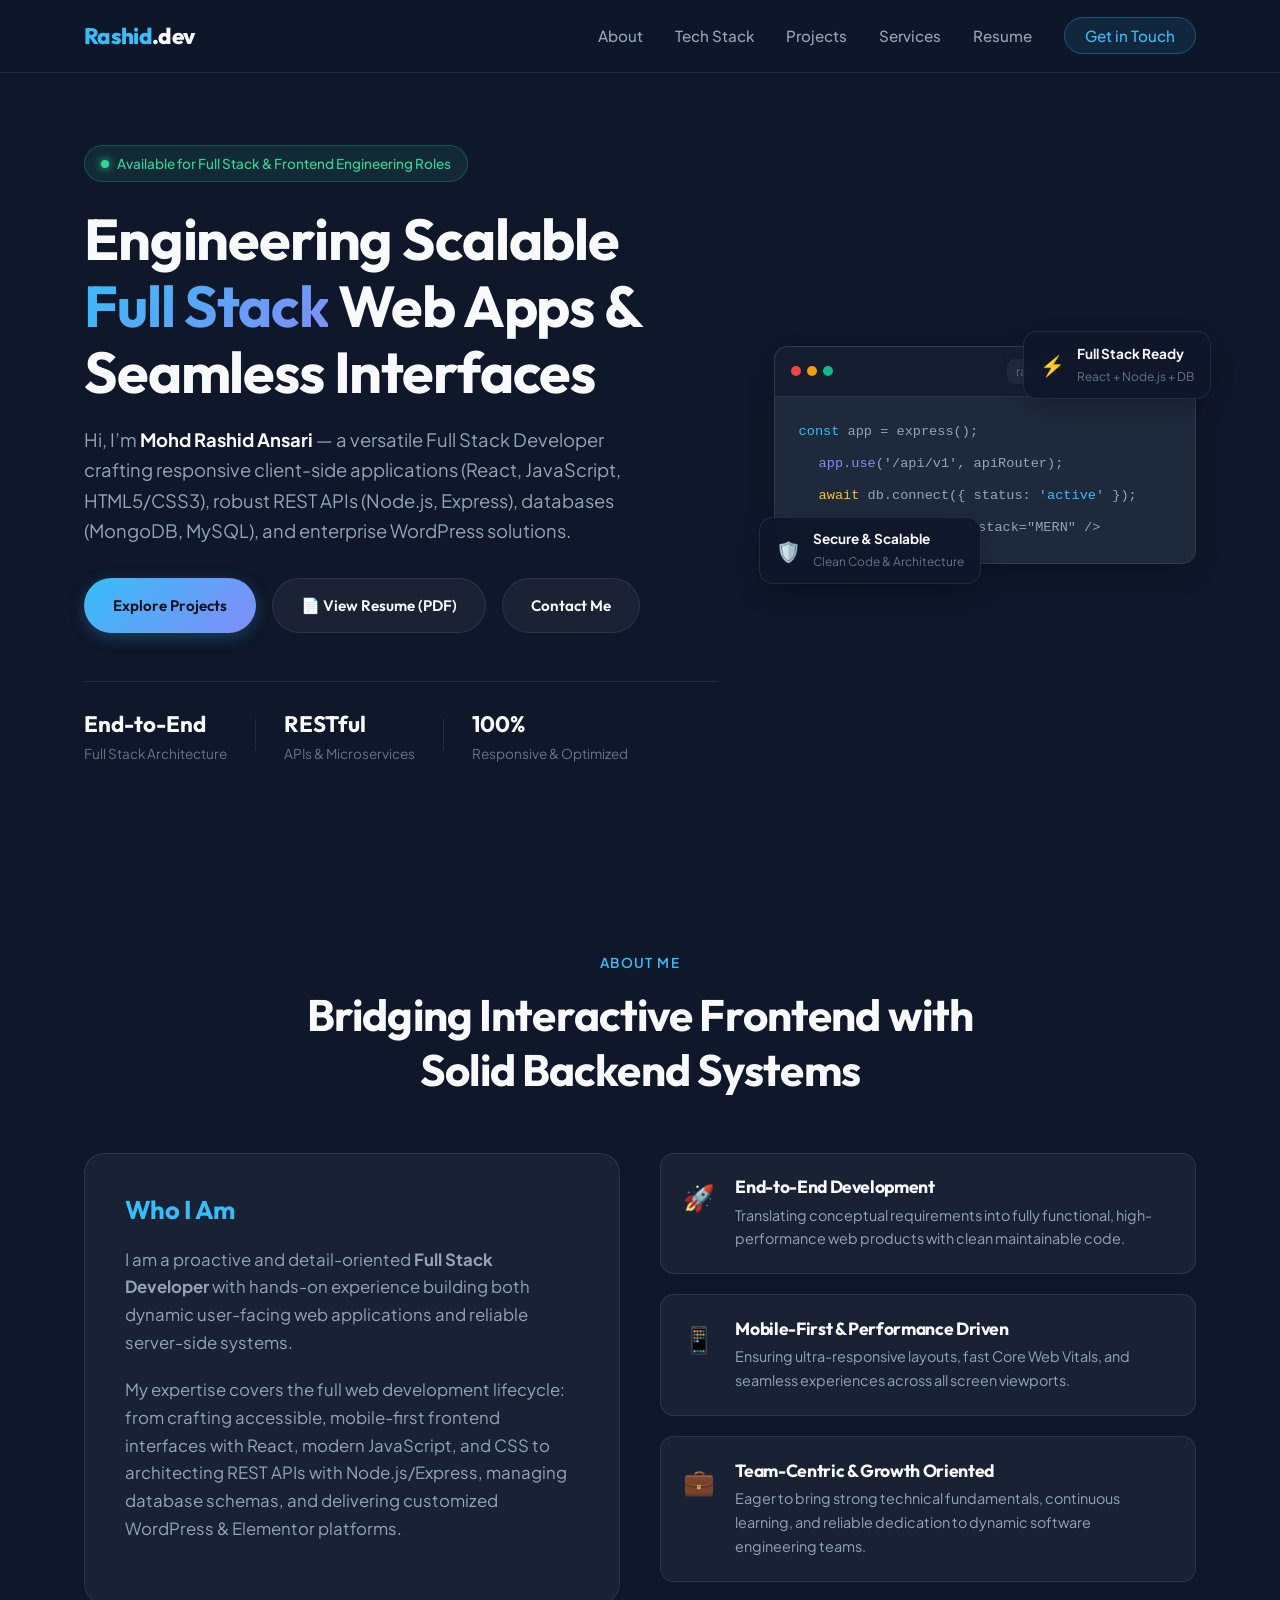
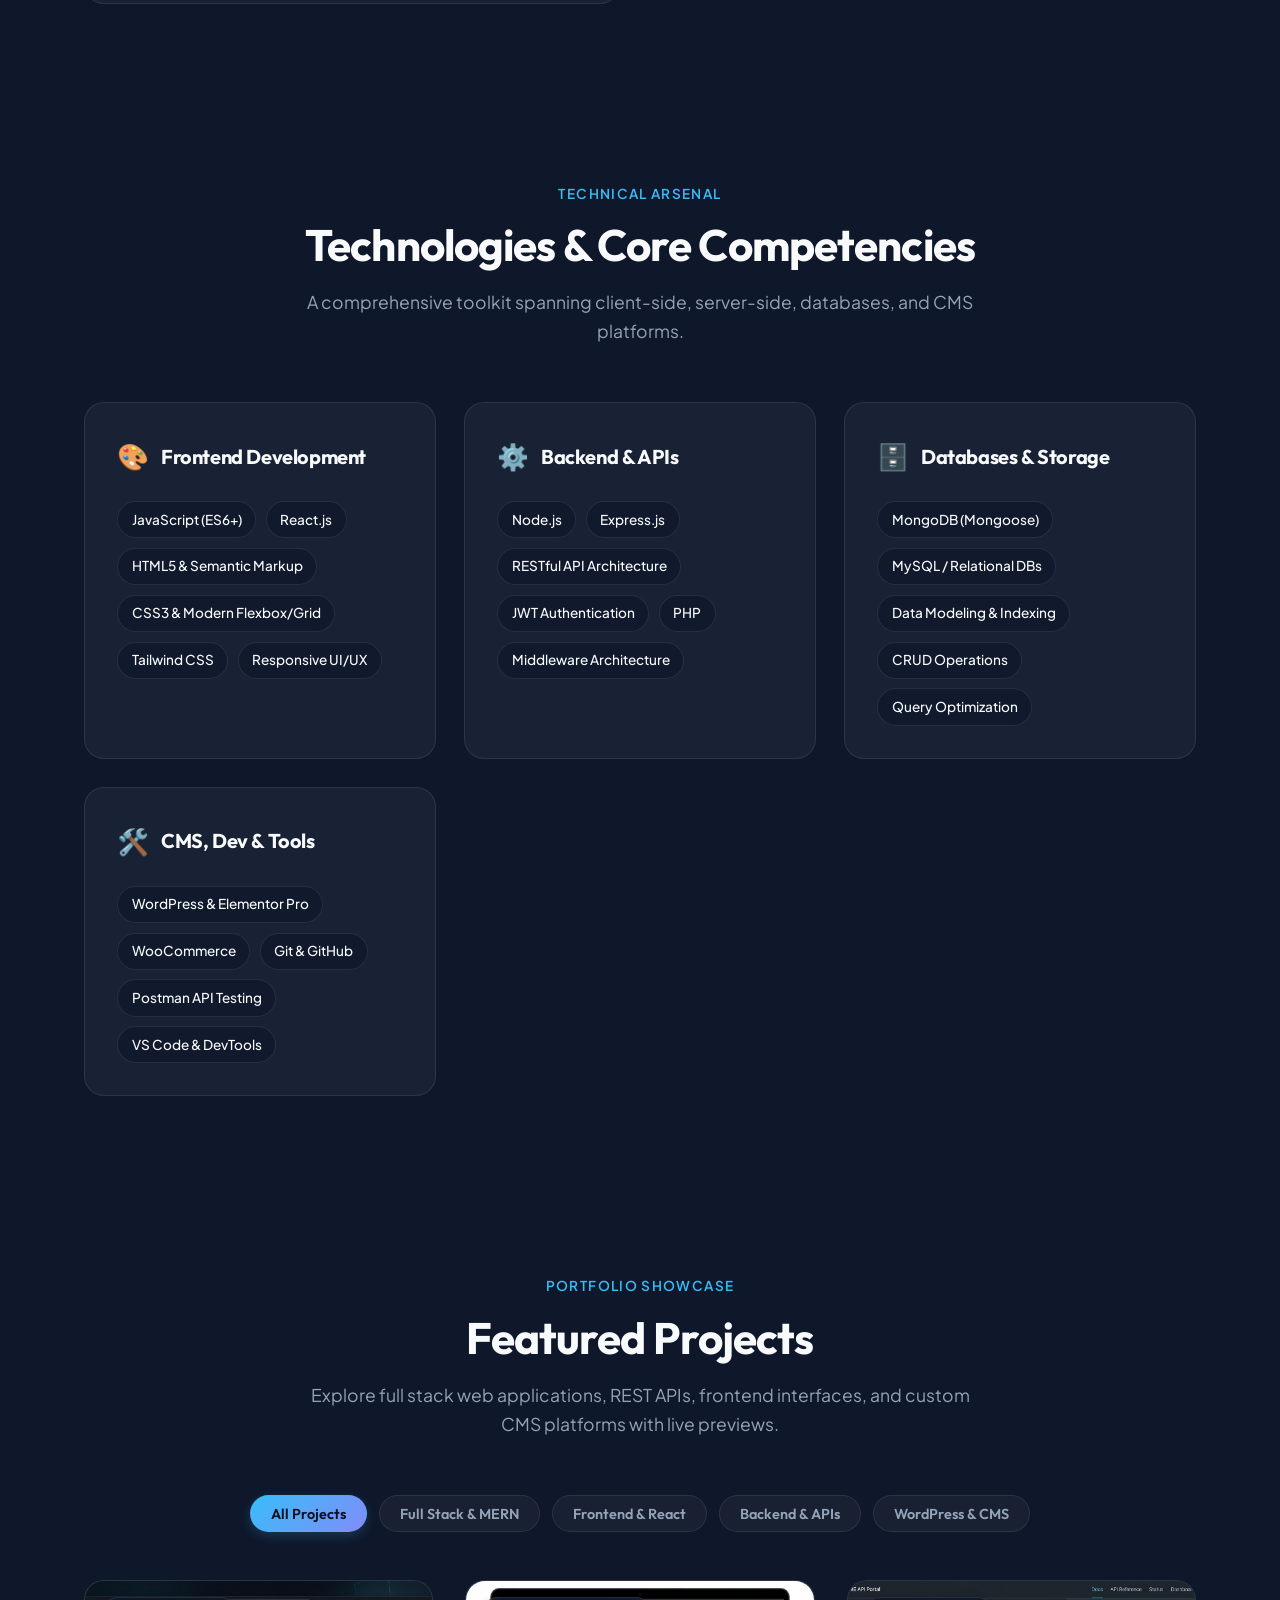
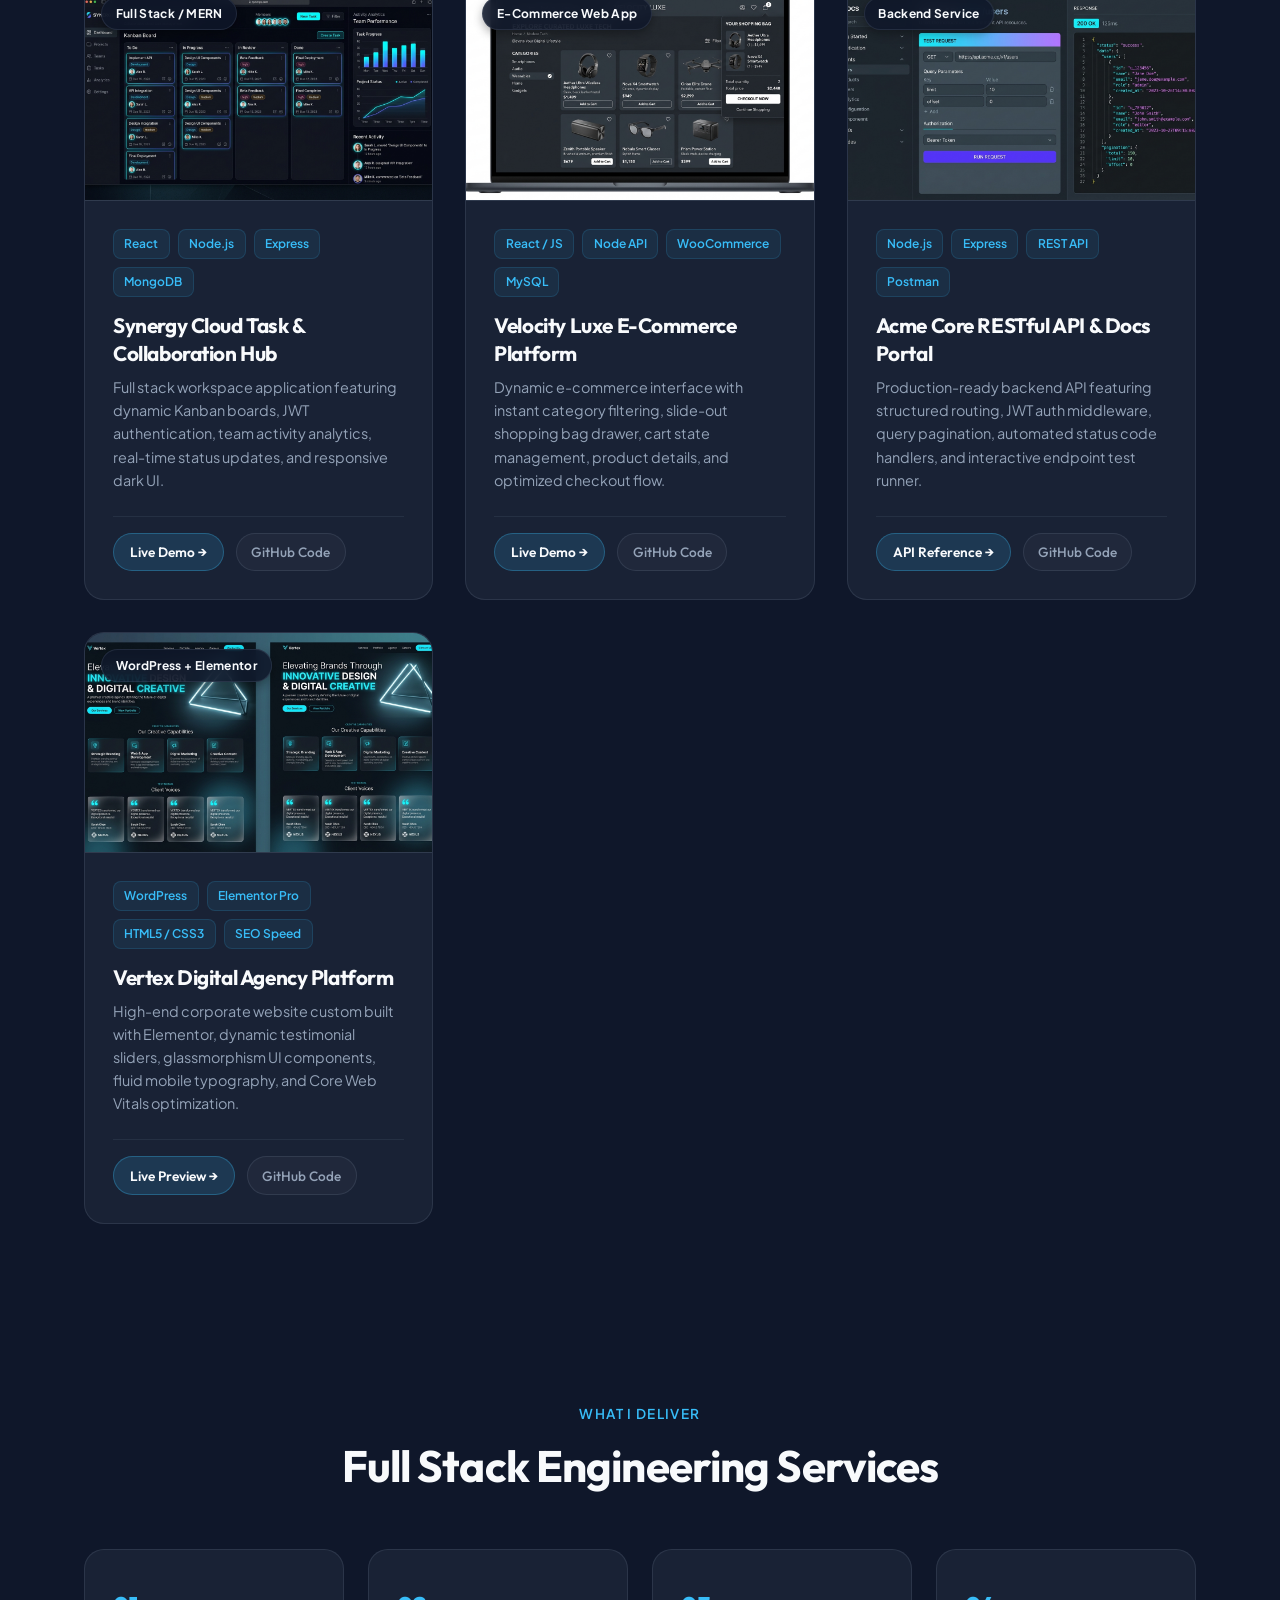
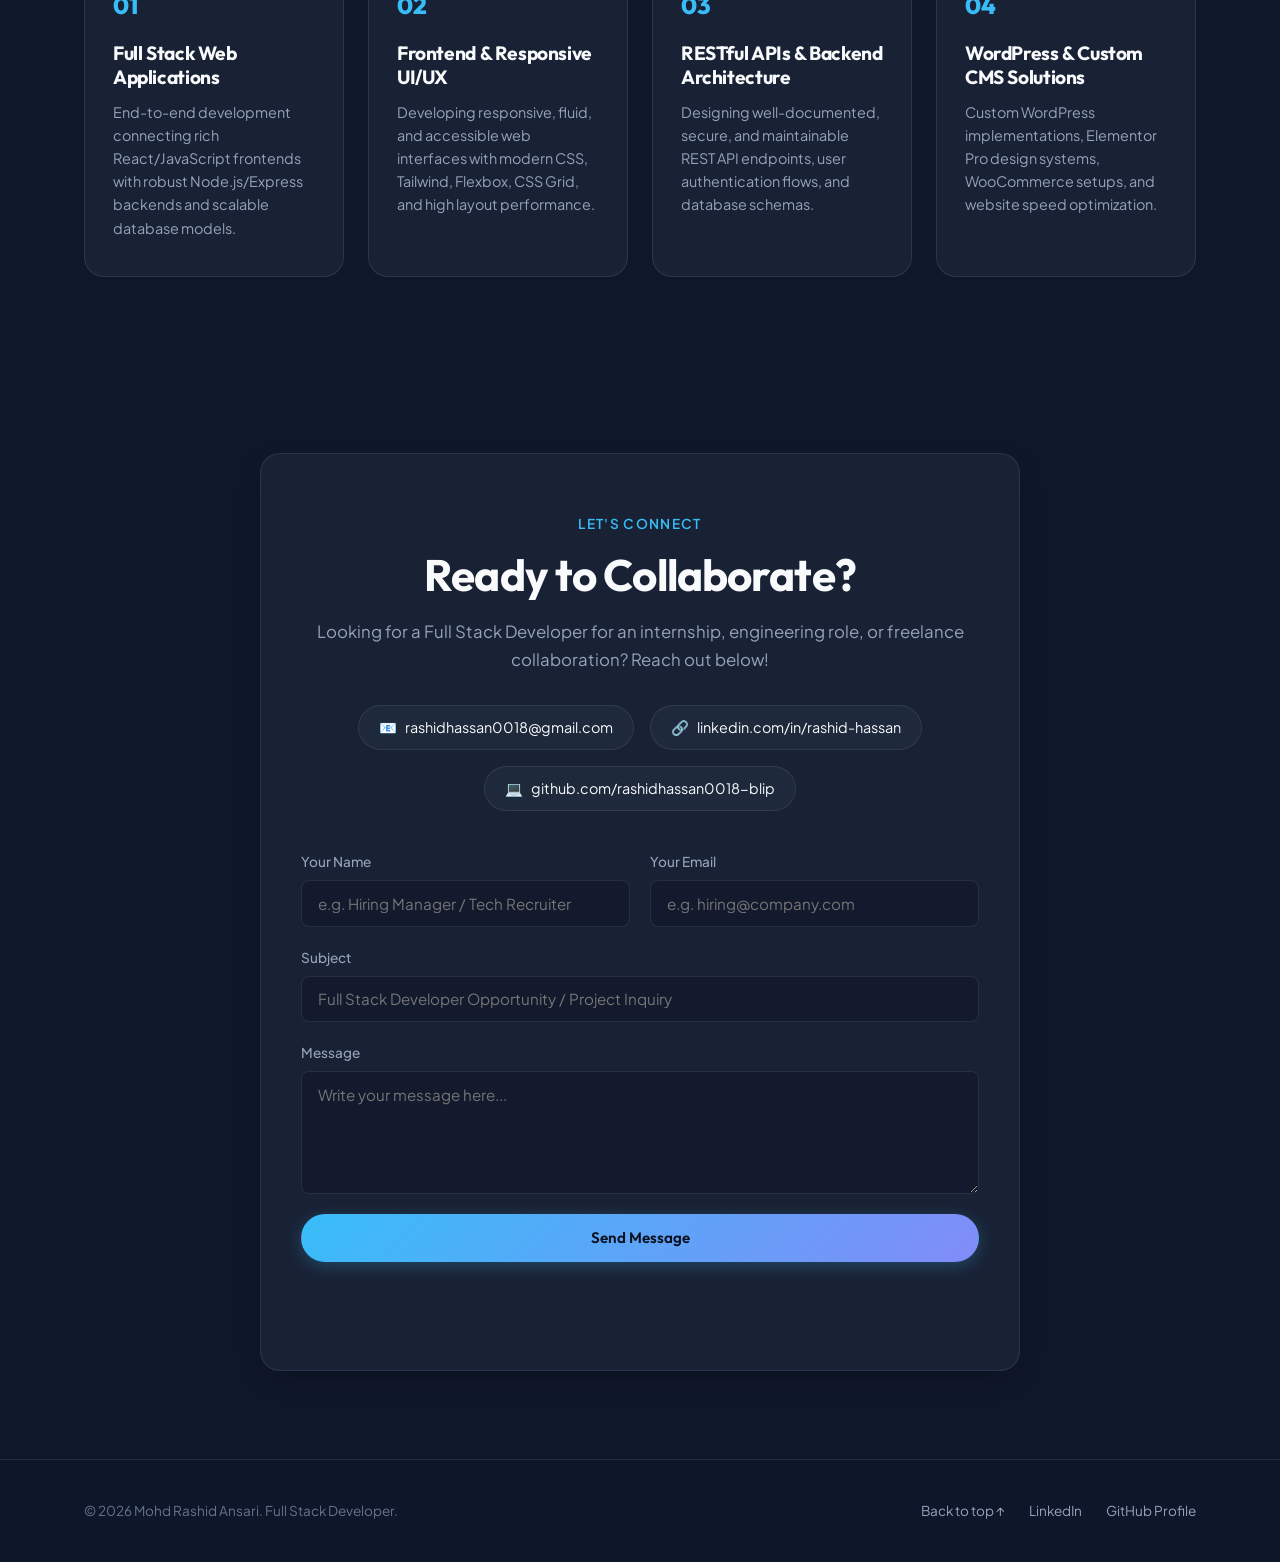
<file: index.html>
<!DOCTYPE html>
<html lang="en">
<head>
  <meta charset="UTF-8">
  <meta name="viewport" content="width=device-width, initial-scale=1.0">
  <title>Mohd Rashid Ansari | Full Stack Developer & WordPress Specialist</title>
  <meta name="description" content="Portfolio of Mohd Rashid Ansari - Full Stack Developer specializing in React, Node.js, Express, MongoDB, MySQL, WordPress & Elementor.">
  
  <!-- Google Fonts -->
  <link rel="preconnect" href="https://fonts.googleapis.com">
  <link rel="preconnect" href="https://fonts.gstatic.com" crossorigin>
  <link href="https://fonts.googleapis.com/css2?family=Outfit:wght@400;500;600;700;800&family=Plus+Jakarta+Sans:wght@400;500;600;700&display=swap" rel="stylesheet">
  
  <!-- Stylesheet -->
  <link rel="stylesheet" href="style.css">
</head>
<body>

  <!-- Navigation -->
  <header class="site-header" id="navbar">
    <div class="container nav-container">
      <a href="#hero" class="brand-logo">
        <span class="logo-accent">Rashid</span>.dev
      </a>
      
      <nav class="nav-menu" id="navMenu">
        <ul class="nav-links">
          <li><a href="#about" class="nav-link">About</a></li>
          <li><a href="#stack" class="nav-link">Tech Stack</a></li>
          <li><a href="#projects" class="nav-link">Projects</a></li>
          <li><a href="#services" class="nav-link">Services</a></li>
          <li><a href="resume.html" class="nav-link">Resume</a></li>
          <li><a href="#contact" class="nav-link nav-cta">Get in Touch</a></li>
        </ul>
      </nav>

      <button class="mobile-toggle" id="mobileToggle" aria-label="Toggle navigation menu">
        <span class="bar"></span>
        <span class="bar"></span>
        <span class="bar"></span>
      </button>
    </div>
  </header>

  <main>
    <!-- Hero Section -->
    <section class="hero-section" id="hero">
      <div class="container hero-grid">
        <div class="hero-content">
          <div class="badge-status">
            <span class="status-indicator"></span> Available for Full Stack & Frontend Engineering Roles
          </div>
          <h1 class="hero-title">
            Engineering Scalable <span class="gradient-text">Full Stack</span> Web Apps & Seamless Interfaces
          </h1>
          <p class="hero-description">
            Hi, I’m <strong>Mohd Rashid Ansari</strong> — a versatile Full Stack Developer crafting responsive client-side applications (React, JavaScript, HTML5/CSS3), robust REST APIs (Node.js, Express), databases (MongoDB, MySQL), and enterprise WordPress solutions.
          </p>
          <div class="hero-actions">
            <a href="#projects" class="btn btn-primary">Explore Projects</a>
            <a href="resume.html" class="btn btn-secondary">📄 View Resume (PDF)</a>
            <a href="#contact" class="btn btn-secondary">Contact Me</a>
          </div>
          <div class="hero-stats">
            <div class="stat-item">
              <span class="stat-number">End-to-End</span>
              <span class="stat-label">Full Stack Architecture</span>
            </div>
            <div class="stat-divider"></div>
            <div class="stat-item">
              <span class="stat-number">RESTful</span>
              <span class="stat-label">APIs & Microservices</span>
            </div>
            <div class="stat-divider"></div>
            <div class="stat-item">
              <span class="stat-number">100%</span>
              <span class="stat-label">Responsive & Optimized</span>
            </div>
          </div>
        </div>

        <div class="hero-visual">
          <div class="card-preview-stack">
            <div class="preview-card main-card">
              <div class="card-header-bar">
                <span class="dot red"></span>
                <span class="dot yellow"></span>
                <span class="dot green"></span>
                <span class="mock-url">rashid-fullstack.dev/api/v1</span>
              </div>
              <div class="card-body-mock">
                <div class="code-line"><span class="token-tag">const</span> app = express();</div>
                <div class="code-line indent-1"><span class="token-attr">app.use</span>('/api/v1', apiRouter);</div>
                <div class="code-line indent-1"><span class="token-prop">await</span> db.connect({ status: <span class="token-tag">'active'</span> });</div>
                <div class="code-line"><span class="token-tag">&lt;ReactApp</span> ui="modern" stack="MERN" /&gt;</div>
              </div>
            </div>
            <div class="floating-badge badge-1">
              <span class="badge-icon">⚡</span>
              <div>
                <strong>Full Stack Ready</strong>
                <small>React + Node.js + DB</small>
              </div>
            </div>
            <div class="floating-badge badge-2">
              <span class="badge-icon">🛡️</span>
              <div>
                <strong>Secure & Scalable</strong>
                <small>Clean Code & Architecture</small>
              </div>
            </div>
          </div>
        </div>
      </div>
    </section>

    <!-- About Section -->
    <section class="section about-section" id="about">
      <div class="container">
        <div class="section-header">
          <span class="section-subtitle">About Me</span>
          <h2 class="section-title">Bridging Interactive Frontend with Solid Backend Systems</h2>
        </div>
        <div class="about-grid">
          <div class="about-card highlight">
            <h3>Who I Am</h3>
            <p>
              I am a proactive and detail-oriented <strong>Full Stack Developer</strong> with hands-on experience building both dynamic user-facing web applications and reliable server-side systems.
            </p>
            <p>
              My expertise covers the full web development lifecycle: from crafting accessible, mobile-first frontend interfaces with React, modern JavaScript, and CSS to architecting REST APIs with Node.js/Express, managing database schemas, and delivering customized WordPress & Elementor platforms.
            </p>
          </div>
          <div class="about-features">
            <div class="feature-item">
              <div class="feature-icon">🚀</div>
              <div>
                <h4>End-to-End Development</h4>
                <p>Translating conceptual requirements into fully functional, high-performance web products with clean maintainable code.</p>
              </div>
            </div>
            <div class="feature-item">
              <div class="feature-icon">📱</div>
              <div>
                <h4>Mobile-First & Performance Driven</h4>
                <p>Ensuring ultra-responsive layouts, fast Core Web Vitals, and seamless experiences across all screen viewports.</p>
              </div>
            </div>
            <div class="feature-item">
              <div class="feature-icon">💼</div>
              <div>
                <h4>Team-Centric & Growth Oriented</h4>
                <p>Eager to bring strong technical fundamentals, continuous learning, and reliable dedication to dynamic software engineering teams.</p>
              </div>
            </div>
          </div>
        </div>
      </div>
    </section>

    <!-- Tech Stack Section -->
    <section class="section stack-section" id="stack">
      <div class="container">
        <div class="section-header">
          <span class="section-subtitle">Technical Arsenal</span>
          <h2 class="section-title">Technologies & Core Competencies</h2>
          <p class="section-lead">A comprehensive toolkit spanning client-side, server-side, databases, and CMS platforms.</p>
        </div>

        <div class="stack-categories-grid">
          <!-- Frontend -->
          <div class="stack-category-card">
            <div class="stack-cat-header">
              <span class="cat-icon">🎨</span>
              <h3>Frontend Development</h3>
            </div>
            <ul class="stack-pills">
              <li>JavaScript (ES6+)</li>
              <li>React.js</li>
              <li>HTML5 & Semantic Markup</li>
              <li>CSS3 & Modern Flexbox/Grid</li>
              <li>Tailwind CSS</li>
              <li>Responsive UI/UX</li>
            </ul>
          </div>

          <!-- Backend -->
          <div class="stack-category-card">
            <div class="stack-cat-header">
              <span class="cat-icon">⚙️</span>
              <h3>Backend & APIs</h3>
            </div>
            <ul class="stack-pills">
              <li>Node.js</li>
              <li>Express.js</li>
              <li>RESTful API Architecture</li>
              <li>JWT Authentication</li>
              <li>PHP</li>
              <li>Middleware Architecture</li>
            </ul>
          </div>

          <!-- Database -->
          <div class="stack-category-card">
            <div class="stack-cat-header">
              <span class="cat-icon">🗄️</span>
              <h3>Databases & Storage</h3>
            </div>
            <ul class="stack-pills">
              <li>MongoDB (Mongoose)</li>
              <li>MySQL / Relational DBs</li>
              <li>Data Modeling & Indexing</li>
              <li>CRUD Operations</li>
              <li>Query Optimization</li>
            </ul>
          </div>

          <!-- CMS & Tools -->
          <div class="stack-category-card">
            <div class="stack-cat-header">
              <span class="cat-icon">🛠️</span>
              <h3>CMS, Dev & Tools</h3>
            </div>
            <ul class="stack-pills">
              <li>WordPress & Elementor Pro</li>
              <li>WooCommerce</li>
              <li>Git & GitHub</li>
              <li>Postman API Testing</li>
              <li>VS Code & DevTools</li>
            </ul>
          </div>
        </div>
      </div>
    </section>

    <!-- Projects Section -->
    <section class="section projects-section" id="projects">
      <div class="container">
        <div class="section-header">
          <span class="section-subtitle">Portfolio Showcase</span>
          <h2 class="section-title">Featured Projects</h2>
          <p class="section-lead">Explore full stack web applications, REST APIs, frontend interfaces, and custom CMS platforms with live previews.</p>
        </div>

        <div class="project-filters" id="projectFilters">
          <button class="filter-btn active" data-filter="all">All Projects</button>
          <button class="filter-btn" data-filter="fullstack">Full Stack & MERN</button>
          <button class="filter-btn" data-filter="frontend">Frontend & React</button>
          <button class="filter-btn" data-filter="backend">Backend & APIs</button>
          <button class="filter-btn" data-filter="wordpress">WordPress & CMS</button>
        </div>

        <div class="projects-grid" id="projectsGrid">
          <!-- Project 1: Cloud Task & Collaboration Hub (MERN) -->
          <article class="project-card" data-category="fullstack backend frontend">
            <div class="project-thumbnail-img-wrap">
              <img src="assets/taskhub.jpg" alt="Synergy Cloud TaskHub Application UI" class="project-img" loading="lazy">
              <div class="project-overlay-badge">Full Stack / MERN</div>
            </div>
            <div class="project-content">
              <div class="project-tags">
                <span>React</span>
                <span>Node.js</span>
                <span>Express</span>
                <span>MongoDB</span>
              </div>
              <h3 class="project-title">Synergy Cloud Task & Collaboration Hub</h3>
              <p class="project-summary">Full stack workspace application featuring dynamic Kanban boards, JWT authentication, team activity analytics, real-time status updates, and responsive dark UI.</p>
              <div class="project-actions-row">
                <a href="#contact" class="btn-project-primary">Live Demo &rarr;</a>
                <a href="https://github.com/rashidhassan0018-blip/synergy-taskhub-app" target="_blank" rel="noopener" class="btn-project-outline">GitHub Code</a>
              </div>
            </div>
          </article>

          <!-- Project 2: Velocity Luxe E-Commerce Storefront -->
          <article class="project-card" data-category="fullstack frontend wordpress">
            <div class="project-thumbnail-img-wrap">
              <img src="assets/ecommerce.jpg" alt="Velocity Luxe E-Commerce Storefront UI" class="project-img" loading="lazy">
              <div class="project-overlay-badge">E-Commerce Web App</div>
            </div>
            <div class="project-content">
              <div class="project-tags">
                <span>React / JS</span>
                <span>Node API</span>
                <span>WooCommerce</span>
                <span>MySQL</span>
              </div>
              <h3 class="project-title">Velocity Luxe E-Commerce Platform</h3>
              <p class="project-summary">Dynamic e-commerce interface with instant category filtering, slide-out shopping bag drawer, cart state management, product details, and optimized checkout flow.</p>
              <div class="project-actions-row">
                <a href="#contact" class="btn-project-primary">Live Demo &rarr;</a>
                <a href="https://github.com/rashidhassan0018-blip/velocity-luxe-ecommerce" target="_blank" rel="noopener" class="btn-project-outline">GitHub Code</a>
              </div>
            </div>
          </article>

          <!-- Project 3: Secure RESTful API Portal -->
          <article class="project-card" data-category="backend">
            <div class="project-thumbnail-img-wrap">
              <img src="assets/api_engine.jpg" alt="Acme REST API Engine and Documentation UI" class="project-img" loading="lazy">
              <div class="project-overlay-badge">Backend Service</div>
            </div>
            <div class="project-content">
              <div class="project-tags">
                <span>Node.js</span>
                <span>Express</span>
                <span>REST API</span>
                <span>Postman</span>
              </div>
              <h3 class="project-title">Acme Core RESTful API & Docs Portal</h3>
              <p class="project-summary">Production-ready backend API featuring structured routing, JWT auth middleware, query pagination, automated status code handlers, and interactive endpoint test runner.</p>
              <div class="project-actions-row">
                <a href="#contact" class="btn-project-primary">API Reference &rarr;</a>
                <a href="https://github.com/rashidhassan0018-blip" target="_blank" rel="noopener" class="btn-project-outline">GitHub Code</a>
              </div>
            </div>
          </article>

          <!-- Project 4: Vertex Enterprise Agency Platform (WordPress) -->
          <article class="project-card" data-category="wordpress frontend">
            <div class="project-thumbnail-img-wrap">
              <img src="assets/agency_web.jpg" alt="Vertex Agency Website UI" class="project-img" loading="lazy">
              <div class="project-overlay-badge">WordPress + Elementor</div>
            </div>
            <div class="project-content">
              <div class="project-tags">
                <span>WordPress</span>
                <span>Elementor Pro</span>
                <span>HTML5 / CSS3</span>
                <span>SEO Speed</span>
              </div>
              <h3 class="project-title">Vertex Digital Agency Platform</h3>
              <p class="project-summary">High-end corporate website custom built with Elementor, dynamic testimonial sliders, glassmorphism UI components, fluid mobile typography, and Core Web Vitals optimization.</p>
              <div class="project-actions-row">
                <a href="#contact" class="btn-project-primary">Live Preview &rarr;</a>
                <a href="https://github.com/rashidhassan0018-blip" target="_blank" rel="noopener" class="btn-project-outline">GitHub Code</a>
              </div>
            </div>
          </article>
        </div>
      </div>
    </section>

    <!-- Services Section -->
    <section class="section services-section" id="services">
      <div class="container">
        <div class="section-header">
          <span class="section-subtitle">What I Deliver</span>
          <h2 class="section-title">Full Stack Engineering Services</h2>
        </div>
        <div class="services-grid">
          <div class="service-box">
            <div class="service-num">01</div>
            <h3>Full Stack Web Applications</h3>
            <p>End-to-end development connecting rich React/JavaScript frontends with robust Node.js/Express backends and scalable database models.</p>
          </div>
          <div class="service-box">
            <div class="service-num">02</div>
            <h3>Frontend & Responsive UI/UX</h3>
            <p>Developing responsive, fluid, and accessible web interfaces with modern CSS, Tailwind, Flexbox, CSS Grid, and high layout performance.</p>
          </div>
          <div class="service-box">
            <div class="service-num">03</div>
            <h3>RESTful APIs & Backend Architecture</h3>
            <p>Designing well-documented, secure, and maintainable REST API endpoints, user authentication flows, and database schemas.</p>
          </div>
          <div class="service-box">
            <div class="service-num">04</div>
            <h3>WordPress & Custom CMS Solutions</h3>
            <p>Custom WordPress implementations, Elementor Pro design systems, WooCommerce setups, and website speed optimization.</p>
          </div>
        </div>
      </div>
    </section>

    <!-- Contact Section -->
    <section class="section contact-section" id="contact">
      <div class="container">
        <div class="contact-card">
          <div class="contact-header">
            <span class="section-subtitle">Let's Connect</span>
            <h2 class="section-title">Ready to Collaborate?</h2>
            <p>Looking for a Full Stack Developer for an internship, engineering role, or freelance collaboration? Reach out below!</p>
          </div>
          
          <div class="contact-details-row">
            <div class="contact-info-pill">
              <span class="pill-icon">📧</span>
              <a href="mailto:rashidhassan0018@gmail.com">rashidhassan0018@gmail.com</a>
            </div>
            <div class="contact-info-pill">
              <span class="pill-icon">🔗</span>
              <a href="https://www.linkedin.com/in/rashid-hassan-173596429/" target="_blank" rel="noopener">linkedin.com/in/rashid-hassan</a>
            </div>
            <div class="contact-info-pill">
              <span class="pill-icon">💻</span>
              <a href="https://github.com/rashidhassan0018-blip" target="_blank" rel="noopener">github.com/rashidhassan0018-blip</a>
            </div>
          </div>

          <form class="contact-form" id="contactForm">
            <div class="form-row">
              <div class="form-group">
                <label for="name">Your Name</label>
                <input type="text" id="name" name="name" required placeholder="e.g. Hiring Manager / Tech Recruiter">
              </div>
              <div class="form-group">
                <label for="email">Your Email</label>
                <input type="email" id="email" name="email" required placeholder="e.g. hiring@company.com">
              </div>
            </div>
            <div class="form-group">
              <label for="subject">Subject</label>
              <input type="text" id="subject" name="subject" required placeholder="Full Stack Developer Opportunity / Project Inquiry">
            </div>
            <div class="form-group">
              <label for="message">Message</label>
              <textarea id="message" name="message" rows="5" required placeholder="Write your message here..."></textarea>
            </div>
            <button type="submit" class="btn btn-primary btn-block" id="submitBtn">Send Message</button>
            <div class="form-status-msg" id="formStatus"></div>
          </form>
        </div>
      </div>
    </section>
  </main>

  <!-- Footer -->
  <footer class="site-footer">
    <div class="container footer-container">
      <p class="footer-copy">&copy; <span id="currentYear"></span> Mohd Rashid Ansari. Full Stack Developer.</p>
      <div class="footer-links">
        <a href="#hero">Back to top ↑</a>
        <a href="https://www.linkedin.com/in/rashid-hassan-173596429/" target="_blank" rel="noopener">LinkedIn</a>
        <a href="https://github.com/rashidhassan0018-blip" target="_blank" rel="noopener">GitHub Profile</a>
      </div>
    </div>
  </footer>

  <!-- Javascript -->
  <script src="script.js"></script>
</body>
</html>
</file>
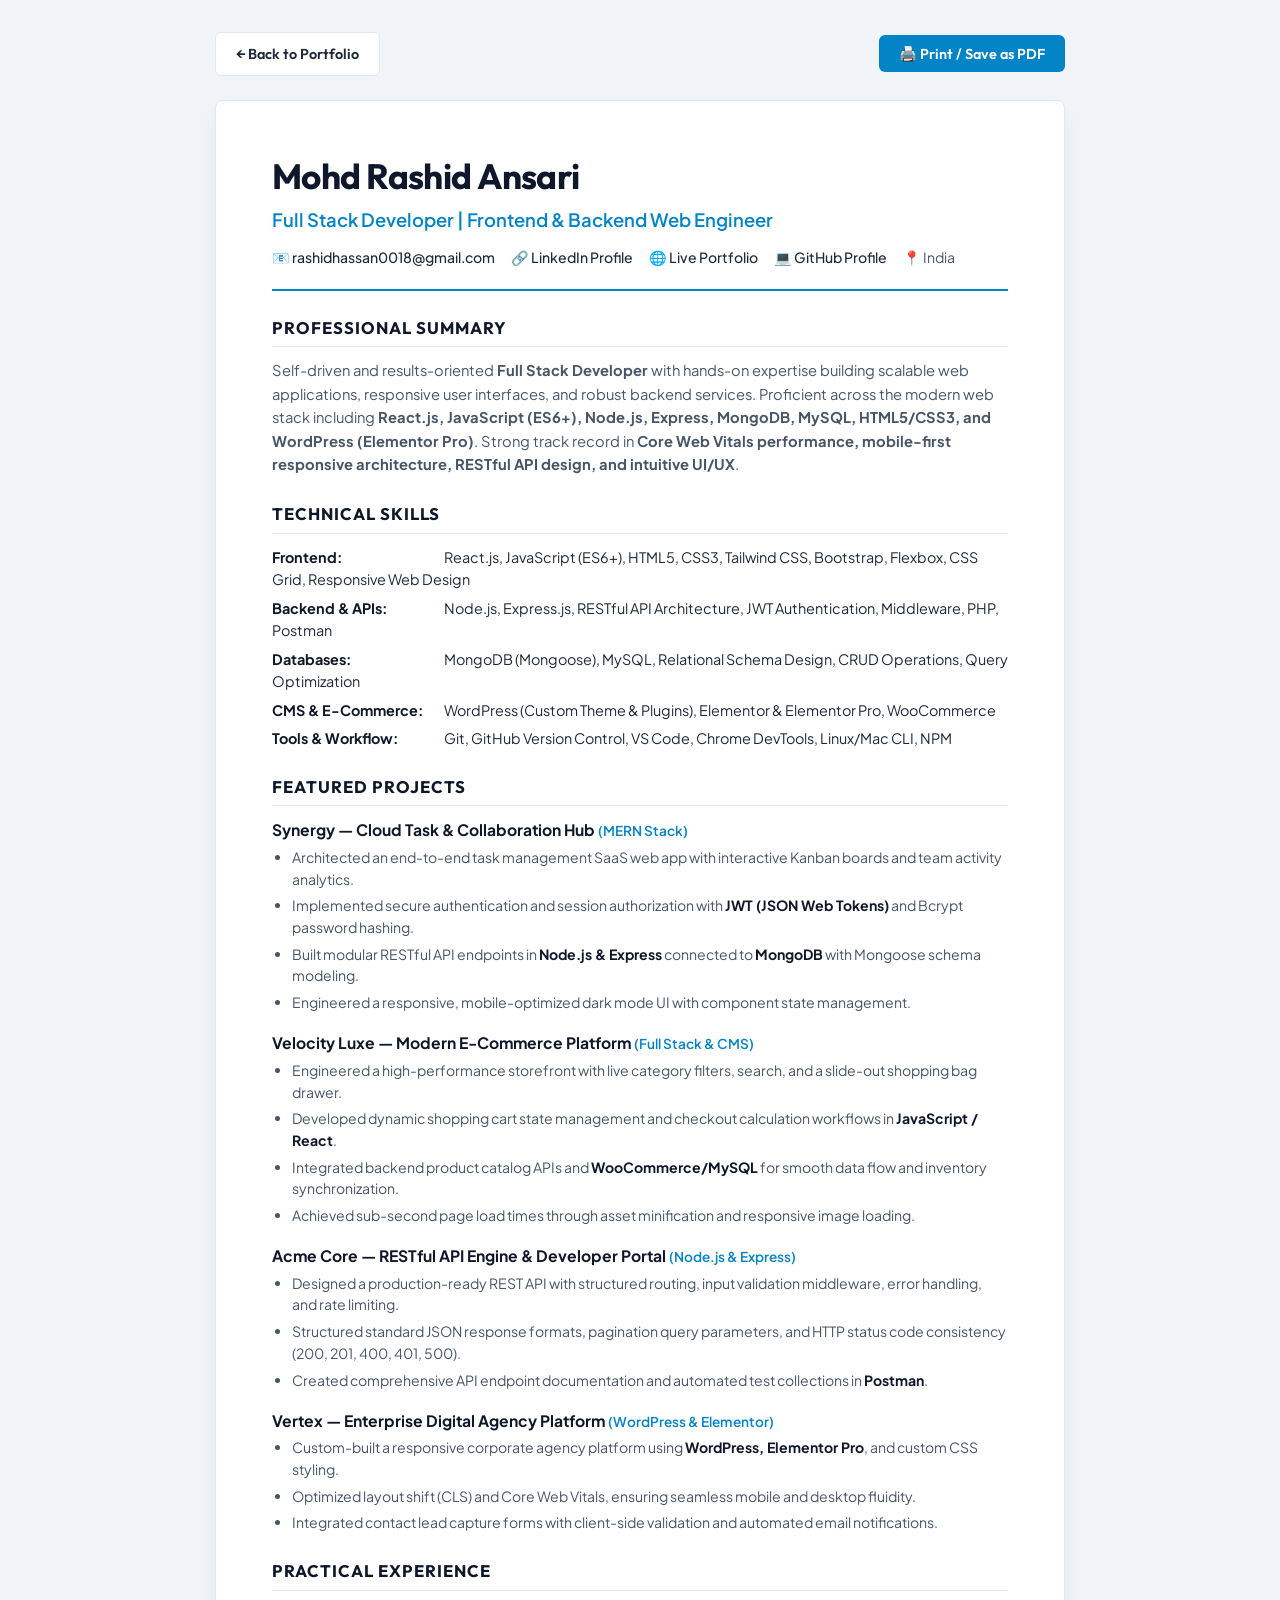
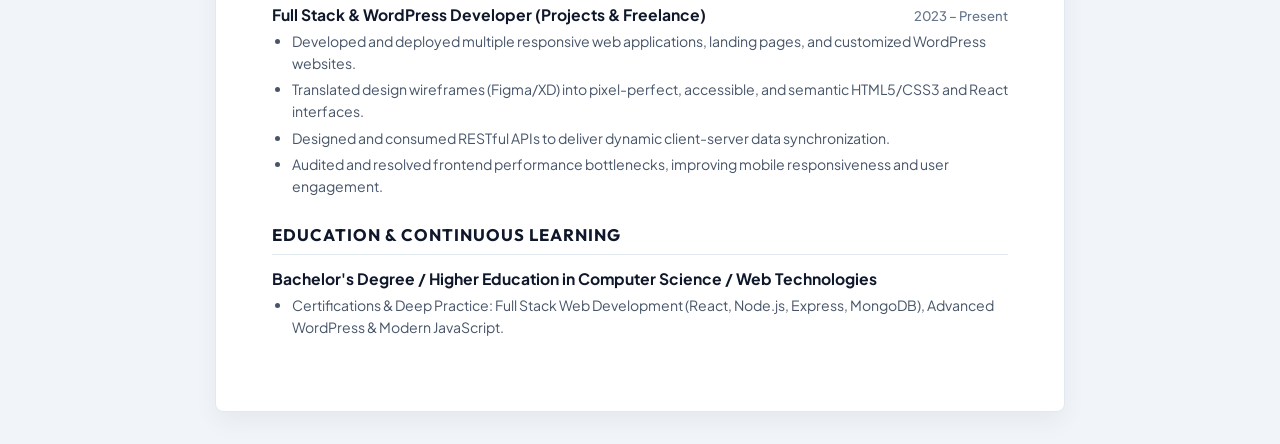
<file: resume.html>
<!DOCTYPE html>
<html lang="en">
<head>
  <meta charset="UTF-8">
  <meta name="viewport" content="width=device-width, initial-scale=1.0">
  <title>Mohd Rashid Ansari - Full Stack Developer Resume</title>
  <link rel="preconnect" href="https://fonts.googleapis.com">
  <link rel="preconnect" href="https://fonts.gstatic.com" crossorigin>
  <link href="https://fonts.googleapis.com/css2?family=Outfit:wght@400;500;600;700&family=Plus+Jakarta+Sans:wght@400;500;600;700&display=swap" rel="stylesheet">
  
  <style>
    :root {
      --text-main: #1e293b;
      --text-muted: #64748b;
      --text-light: #475569;
      --primary: #0284c7;
      --primary-dark: #0369a1;
      --border: #e2e8f0;
      --bg: #ffffff;
    }

    * {
      box-sizing: border-box;
      margin: 0;
      padding: 0;
    }

    body {
      font-family: 'Plus Jakarta Sans', -apple-system, BlinkMacSystemFont, sans-serif;
      background-color: #f1f5f9;
      color: var(--text-main);
      line-height: 1.55;
      padding: 2rem 1rem;
    }

    .resume-actions {
      max-width: 850px;
      margin: 0 auto 1.5rem auto;
      display: flex;
      justify-content: space-between;
      align-items: center;
    }

    .btn-action {
      display: inline-flex;
      align-items: center;
      gap: 0.5rem;
      padding: 0.6rem 1.25rem;
      font-family: 'Outfit', sans-serif;
      font-weight: 600;
      font-size: 0.9rem;
      border-radius: 6px;
      cursor: pointer;
      text-decoration: none;
      transition: all 0.2s;
    }

    .btn-print {
      background: var(--primary);
      color: #fff;
      border: none;
    }

    .btn-print:hover {
      background: var(--primary-dark);
    }

    .btn-back {
      background: #fff;
      color: var(--text-main);
      border: 1px solid var(--border);
    }

    .btn-back:hover {
      background: #f8fafc;
    }

    .resume-page {
      max-width: 850px;
      margin: 0 auto;
      background: var(--bg);
      padding: 3rem 3.5rem;
      border-radius: 8px;
      box-shadow: 0 10px 25px rgba(0,0,0,0.05);
      border: 1px solid var(--border);
    }

    /* Header */
    .resume-header {
      border-bottom: 2px solid var(--primary);
      padding-bottom: 1.25rem;
      margin-bottom: 1.5rem;
    }

    .resume-name {
      font-family: 'Outfit', sans-serif;
      font-size: 2.2rem;
      font-weight: 700;
      color: #0f172a;
      letter-spacing: -0.02em;
    }

    .resume-role {
      font-size: 1.15rem;
      font-weight: 600;
      color: var(--primary);
      margin-top: 0.2rem;
      margin-bottom: 0.75rem;
    }

    .resume-contact {
      display: flex;
      flex-wrap: wrap;
      gap: 1rem;
      font-size: 0.88rem;
      color: var(--text-light);
    }

    .resume-contact a {
      color: var(--text-main);
      text-decoration: none;
      font-weight: 500;
    }

    .resume-contact a:hover {
      color: var(--primary);
      text-decoration: underline;
    }

    /* Sections */
    .resume-section {
      margin-bottom: 1.5rem;
    }

    .section-title {
      font-family: 'Outfit', sans-serif;
      font-size: 1.05rem;
      font-weight: 700;
      text-transform: uppercase;
      letter-spacing: 0.06em;
      color: #0f172a;
      border-bottom: 1px solid var(--border);
      padding-bottom: 0.35rem;
      margin-bottom: 0.75rem;
    }

    .summary-text {
      font-size: 0.92rem;
      color: var(--text-light);
      line-height: 1.6;
    }

    /* Skills */
    .skills-list {
      display: flex;
      flex-direction: column;
      gap: 0.4rem;
      font-size: 0.9rem;
    }

    .skill-row strong {
      color: #0f172a;
      min-width: 170px;
      display: inline-block;
    }

    /* Projects & Experience */
    .item-block {
      margin-bottom: 1.1rem;
    }

    .item-header {
      display: flex;
      justify-content: space-between;
      align-items: baseline;
      margin-bottom: 0.25rem;
    }

    .item-title {
      font-size: 0.98rem;
      font-weight: 700;
      color: #0f172a;
    }

    .item-subtitle {
      font-size: 0.85rem;
      font-weight: 600;
      color: var(--primary);
    }

    .item-date {
      font-size: 0.82rem;
      color: var(--text-muted);
      font-weight: 500;
    }

    .item-bullets {
      list-style-type: disc;
      padding-left: 1.25rem;
      font-size: 0.88rem;
      color: var(--text-light);
      display: flex;
      flex-direction: column;
      gap: 0.3rem;
    }

    .item-bullets li strong {
      color: #0f172a;
    }

    @media print {
      body {
        background: #fff;
        padding: 0;
      }
      .resume-actions {
        display: none;
      }
      .resume-page {
        box-shadow: none;
        border: none;
        padding: 0;
        max-width: 100%;
      }
    }
  </style>
</head>
<body>

  <div class="resume-actions">
    <a href="index.html" class="btn-action btn-back">← Back to Portfolio</a>
    <button onclick="window.print()" class="btn-action btn-print">🖨️ Print / Save as PDF</button>
  </div>

  <main class="resume-page">
    <!-- Header -->
    <header class="resume-header">
      <h1 class="resume-name">Mohd Rashid Ansari</h1>
      <div class="resume-role">Full Stack Developer | Frontend & Backend Web Engineer</div>
      <div class="resume-contact">
        <span>📧 <a href="mailto:rashidhassan0018@gmail.com">rashidhassan0018@gmail.com</a></span>
        <span>🔗 <a href="https://www.linkedin.com/in/rashid-hassan-173596429/" target="_blank">LinkedIn Profile</a></span>
        <span>🌐 <a href="https://rashidhassan0018-blip.github.io/wordpress-frontend-portfolio/" target="_blank">Live Portfolio</a></span>
        <span>💻 <a href="https://github.com/rashidhassan0018-blip" target="_blank">GitHub Profile</a></span>
        <span>📍 India</span>
      </div>
    </header>

    <!-- Summary -->
    <section class="resume-section">
      <h2 class="section-title">Professional Summary</h2>
      <p class="summary-text">
        Self-driven and results-oriented <strong>Full Stack Developer</strong> with hands-on expertise building scalable web applications, responsive user interfaces, and robust backend services. Proficient across the modern web stack including <strong>React.js, JavaScript (ES6+), Node.js, Express, MongoDB, MySQL, HTML5/CSS3, and WordPress (Elementor Pro)</strong>. Strong track record in <strong>Core Web Vitals performance, mobile-first responsive architecture, RESTful API design, and intuitive UI/UX</strong>.
      </p>
    </section>

    <!-- Technical Skills -->
    <section class="resume-section">
      <h2 class="section-title">Technical Skills</h2>
      <div class="skills-list">
        <div class="skill-row"><strong>Frontend:</strong> React.js, JavaScript (ES6+), HTML5, CSS3, Tailwind CSS, Bootstrap, Flexbox, CSS Grid, Responsive Web Design</div>
        <div class="skill-row"><strong>Backend & APIs:</strong> Node.js, Express.js, RESTful API Architecture, JWT Authentication, Middleware, PHP, Postman</div>
        <div class="skill-row"><strong>Databases:</strong> MongoDB (Mongoose), MySQL, Relational Schema Design, CRUD Operations, Query Optimization</div>
        <div class="skill-row"><strong>CMS & E-Commerce:</strong> WordPress (Custom Theme & Plugins), Elementor & Elementor Pro, WooCommerce</div>
        <div class="skill-row"><strong>Tools & Workflow:</strong> Git, GitHub Version Control, VS Code, Chrome DevTools, Linux/Mac CLI, NPM</div>
      </div>
    </section>

    <!-- Featured Projects -->
    <section class="resume-section">
      <h2 class="section-title">Featured Projects</h2>
      
      <!-- Project 1 -->
      <div class="item-block">
        <div class="item-header">
          <span class="item-title">Synergy — Cloud Task & Collaboration Hub <span class="item-subtitle">(MERN Stack)</span></span>
        </div>
        <ul class="item-bullets">
          <li>Architected an end-to-end task management SaaS web app with interactive Kanban boards and team activity analytics.</li>
          <li>Implemented secure authentication and session authorization with <strong>JWT (JSON Web Tokens)</strong> and Bcrypt password hashing.</li>
          <li>Built modular RESTful API endpoints in <strong>Node.js & Express</strong> connected to <strong>MongoDB</strong> with Mongoose schema modeling.</li>
          <li>Engineered a responsive, mobile-optimized dark mode UI with component state management.</li>
        </ul>
      </div>

      <!-- Project 2 -->
      <div class="item-block">
        <div class="item-header">
          <span class="item-title">Velocity Luxe — Modern E-Commerce Platform <span class="item-subtitle">(Full Stack & CMS)</span></span>
        </div>
        <ul class="item-bullets">
          <li>Engineered a high-performance storefront with live category filters, search, and a slide-out shopping bag drawer.</li>
          <li>Developed dynamic shopping cart state management and checkout calculation workflows in <strong>JavaScript / React</strong>.</li>
          <li>Integrated backend product catalog APIs and <strong>WooCommerce/MySQL</strong> for smooth data flow and inventory synchronization.</li>
          <li>Achieved sub-second page load times through asset minification and responsive image loading.</li>
        </ul>
      </div>

      <!-- Project 3 -->
      <div class="item-block">
        <div class="item-header">
          <span class="item-title">Acme Core — RESTful API Engine & Developer Portal <span class="item-subtitle">(Node.js & Express)</span></span>
        </div>
        <ul class="item-bullets">
          <li>Designed a production-ready REST API with structured routing, input validation middleware, error handling, and rate limiting.</li>
          <li>Structured standard JSON response formats, pagination query parameters, and HTTP status code consistency (200, 201, 400, 401, 500).</li>
          <li>Created comprehensive API endpoint documentation and automated test collections in <strong>Postman</strong>.</li>
        </ul>
      </div>

      <!-- Project 4 -->
      <div class="item-block">
        <div class="item-header">
          <span class="item-title">Vertex — Enterprise Digital Agency Platform <span class="item-subtitle">(WordPress & Elementor)</span></span>
        </div>
        <ul class="item-bullets">
          <li>Custom-built a responsive corporate agency platform using <strong>WordPress, Elementor Pro</strong>, and custom CSS styling.</li>
          <li>Optimized layout shift (CLS) and Core Web Vitals, ensuring seamless mobile and desktop fluidity.</li>
          <li>Integrated contact lead capture forms with client-side validation and automated email notifications.</li>
        </ul>
      </div>
    </section>

    <!-- Experience -->
    <section class="resume-section">
      <h2 class="section-title">Practical Experience</h2>
      <div class="item-block">
        <div class="item-header">
          <span class="item-title">Full Stack & WordPress Developer (Projects & Freelance)</span>
          <span class="item-date">2023 – Present</span>
        </div>
        <ul class="item-bullets">
          <li>Developed and deployed multiple responsive web applications, landing pages, and customized WordPress websites.</li>
          <li>Translated design wireframes (Figma/XD) into pixel-perfect, accessible, and semantic HTML5/CSS3 and React interfaces.</li>
          <li>Designed and consumed RESTful APIs to deliver dynamic client-server data synchronization.</li>
          <li>Audited and resolved frontend performance bottlenecks, improving mobile responsiveness and user engagement.</li>
        </ul>
      </div>
    </section>

    <!-- Education -->
    <section class="resume-section">
      <h2 class="section-title">Education & Continuous Learning</h2>
      <div class="item-block">
        <div class="item-header">
          <span class="item-title">Bachelor's Degree / Higher Education in Computer Science / Web Technologies</span>
        </div>
        <ul class="item-bullets">
          <li>Certifications & Deep Practice: Full Stack Web Development (React, Node.js, Express, MongoDB), Advanced WordPress & Modern JavaScript.</li>
        </ul>
      </div>
    </section>
  </main>

</body>
</html>
</file>
<file: style.css>
/* ==========================================================================
   Design Tokens & CSS Variables
   ========================================================================== */
:root {
  /* Colors */
  --bg-primary: #0f172a;
  --bg-surface: #1e293b;
  --bg-card: rgba(30, 41, 59, 0.7);
  --bg-card-hover: rgba(51, 65, 85, 0.8);
  --border-color: rgba(148, 163, 184, 0.15);
  --border-hover: rgba(59, 130, 246, 0.4);
  
  --text-primary: #f8fafc;
  --text-secondary: #94a3b8;
  --text-muted: #64748b;
  
  --accent-primary: #38bdf8;
  --accent-secondary: #818cf8;
  --accent-gradient: linear-gradient(135deg, #38bdf8 0%, #818cf8 100%);
  
  --success: #34d399;
  --warning: #fbbf24;

  /* Typography */
  --font-heading: 'Outfit', -apple-system, BlinkMacSystemFont, sans-serif;
  --font-body: 'Plus Jakarta Sans', -apple-system, BlinkMacSystemFont, sans-serif;
  
  /* Spacing & Layout */
  --container-max-width: 1160px;
  --section-padding: 5.5rem 1.5rem;
  --radius-sm: 8px;
  --radius-md: 14px;
  --radius-lg: 20px;
  --radius-full: 9999px;

  /* Transitions & Shadows */
  --transition-fast: 0.2s ease;
  --transition-smooth: 0.3s cubic-bezier(0.16, 1, 0.3, 1);
  --shadow-sm: 0 4px 12px rgba(0, 0, 0, 0.15);
  --shadow-md: 0 10px 30px -10px rgba(0, 0, 0, 0.4);
  --shadow-glow: 0 0 25px rgba(56, 189, 248, 0.15);
}

/* ==========================================================================
   Reset & Base Styles
   ========================================================================== */
*, *::before, *::after {
  box-sizing: border-box;
  margin: 0;
  padding: 0;
}

html {
  scroll-behavior: smooth;
  font-size: 16px;
}

body {
  font-family: var(--font-body);
  background-color: var(--bg-primary);
  color: var(--text-primary);
  line-height: 1.65;
  overflow-x: hidden;
  -webkit-font-smoothing: antialiased;
}

a {
  color: inherit;
  text-decoration: none;
  transition: var(--transition-fast);
}

ul {
  list-style: none;
}

img {
  max-width: 100%;
  height: auto;
  display: block;
}

.container {
  width: 100%;
  max-width: var(--container-max-width);
  margin: 0 auto;
  padding: 0 1.5rem;
}

/* ==========================================================================
   Typography & Utilities
   ========================================================================== */
h1, h2, h3, h4 {
  font-family: var(--font-heading);
  color: var(--text-primary);
  font-weight: 700;
  line-height: 1.25;
  letter-spacing: -0.02em;
}

.gradient-text {
  background: var(--accent-gradient);
  -webkit-background-clip: text;
  -webkit-text-fill-color: transparent;
  display: inline-block;
}

.section {
  padding: var(--section-padding);
}

.section-header {
  text-align: center;
  max-width: 680px;
  margin: 0 auto 3.5rem auto;
}

.section-subtitle {
  display: inline-block;
  font-size: 0.85rem;
  font-weight: 600;
  text-transform: uppercase;
  letter-spacing: 0.1em;
  color: var(--accent-primary);
  margin-bottom: 0.75rem;
}

.section-title {
  font-size: clamp(2rem, 3.5vw, 2.75rem);
  margin-bottom: 1rem;
}

.section-lead {
  font-size: 1.1rem;
  color: var(--text-secondary);
}

/* Buttons */
.btn {
  display: inline-flex;
  align-items: center;
  justify-content: center;
  padding: 0.85rem 1.75rem;
  font-family: var(--font-heading);
  font-weight: 600;
  font-size: 0.95rem;
  border-radius: var(--radius-full);
  cursor: pointer;
  transition: var(--transition-smooth);
  border: 1px solid transparent;
}

.btn-primary {
  background: var(--accent-gradient);
  color: #0b1120;
  box-shadow: 0 4px 15px rgba(56, 189, 248, 0.25);
}

.btn-primary:hover {
  transform: translateY(-2px);
  box-shadow: 0 8px 25px rgba(56, 189, 248, 0.4);
}

.btn-secondary {
  background: rgba(255, 255, 255, 0.05);
  color: var(--text-primary);
  border-color: var(--border-color);
  backdrop-filter: blur(10px);
}

.btn-secondary:hover {
  background: rgba(255, 255, 255, 0.1);
  border-color: var(--text-secondary);
  transform: translateY(-2px);
}

.btn-block {
  width: 100%;
}

/* ==========================================================================
   Header & Navigation
   ========================================================================== */
.site-header {
  position: sticky;
  top: 0;
  z-index: 1000;
  background: rgba(15, 23, 42, 0.85);
  backdrop-filter: blur(16px);
  border-bottom: 1px solid var(--border-color);
  padding: 1.1rem 0;
  transition: var(--transition-fast);
}

.nav-container {
  display: flex;
  align-items: center;
  justify-content: space-between;
}

.brand-logo {
  font-family: var(--font-heading);
  font-size: 1.4rem;
  font-weight: 800;
  letter-spacing: -0.03em;
}

.logo-accent {
  color: var(--accent-primary);
}

.nav-links {
  display: flex;
  align-items: center;
  gap: 2rem;
}

.nav-link {
  font-size: 0.95rem;
  color: var(--text-secondary);
  font-weight: 500;
}

.nav-link:hover {
  color: var(--text-primary);
}

.nav-cta {
  padding: 0.5rem 1.25rem;
  border-radius: var(--radius-full);
  background: rgba(56, 189, 248, 0.1);
  color: var(--accent-primary);
  border: 1px solid rgba(56, 189, 248, 0.3);
}

.nav-cta:hover {
  background: var(--accent-primary);
  color: #0b1120;
}

.mobile-toggle {
  display: none;
  flex-direction: column;
  gap: 5px;
  background: none;
  border: none;
  cursor: pointer;
  padding: 0.5rem;
}

.mobile-toggle .bar {
  width: 22px;
  height: 2px;
  background-color: var(--text-primary);
  transition: var(--transition-fast);
}

/* ==========================================================================
   Hero Section
   ========================================================================== */
.hero-section {
  padding: 4.5rem 1.5rem 6rem 1.5rem;
  position: relative;
  overflow: hidden;
}

.hero-grid {
  display: grid;
  grid-template-columns: 1.2fr 0.8fr;
  align-items: center;
  gap: 3.5rem;
}

.badge-status {
  display: inline-flex;
  align-items: center;
  gap: 0.5rem;
  font-size: 0.85rem;
  padding: 0.4rem 1rem;
  border-radius: var(--radius-full);
  background: rgba(52, 211, 153, 0.1);
  color: var(--success);
  border: 1px solid rgba(52, 211, 153, 0.25);
  margin-bottom: 1.5rem;
  font-weight: 500;
}

.status-indicator {
  width: 8px;
  height: 8px;
  border-radius: 50%;
  background: var(--success);
  box-shadow: 0 0 8px var(--success);
}

.hero-title {
  font-size: clamp(2.4rem, 4.5vw, 3.75rem);
  margin-bottom: 1.25rem;
  line-height: 1.15;
}

.hero-description {
  font-size: 1.15rem;
  color: var(--text-secondary);
  margin-bottom: 2rem;
  max-width: 580px;
}

.hero-description strong {
  color: var(--text-primary);
}

.hero-actions {
  display: flex;
  flex-wrap: wrap;
  gap: 1rem;
  margin-bottom: 3rem;
}

.hero-stats {
  display: flex;
  align-items: center;
  gap: 1.75rem;
  padding-top: 1.5rem;
  border-top: 1px solid var(--border-color);
}

.stat-item {
  display: flex;
  flex-direction: column;
}

.stat-number {
  font-family: var(--font-heading);
  font-size: 1.4rem;
  font-weight: 700;
  color: var(--text-primary);
}

.stat-label {
  font-size: 0.85rem;
  color: var(--text-muted);
}

.stat-divider {
  width: 1px;
  height: 32px;
  background-color: var(--border-color);
}

/* Hero Visual Mockup */
.hero-visual {
  position: relative;
}

.card-preview-stack {
  position: relative;
  max-width: 440px;
  margin: 0 auto;
}

.preview-card {
  background: var(--bg-surface);
  border: 1px solid var(--border-color);
  border-radius: var(--radius-md);
  box-shadow: var(--shadow-md);
  overflow: hidden;
}

.card-header-bar {
  display: flex;
  align-items: center;
  gap: 6px;
  padding: 0.75rem 1rem;
  background: rgba(15, 23, 42, 0.6);
  border-bottom: 1px solid var(--border-color);
}

.card-header-bar .dot {
  width: 10px;
  height: 10px;
  border-radius: 50%;
}

.dot.red { background: #ef4444; }
.dot.yellow { background: #f59e0b; }
.dot.green { background: #10b981; }

.mock-url {
  font-size: 0.75rem;
  color: var(--text-muted);
  margin-left: auto;
  padding: 0.15rem 0.6rem;
  background: rgba(255, 255, 255, 0.05);
  border-radius: var(--radius-sm);
}

.card-body-mock {
  padding: 1.5rem;
  font-family: monospace;
  font-size: 0.85rem;
  display: flex;
  flex-direction: column;
  gap: 0.6rem;
  color: var(--text-secondary);
}

.token-tag { color: var(--accent-primary); }
.token-attr { color: var(--accent-secondary); }
.token-prop { color: var(--warning); }
.indent-1 { padding-left: 1.25rem; }

.floating-badge {
  position: absolute;
  display: flex;
  align-items: center;
  gap: 0.75rem;
  background: rgba(15, 23, 42, 0.95);
  border: 1px solid var(--border-color);
  padding: 0.65rem 1rem;
  border-radius: var(--radius-md);
  box-shadow: var(--shadow-md);
  font-size: 0.85rem;
  backdrop-filter: blur(8px);
}

.floating-badge strong {
  display: block;
  color: var(--text-primary);
  font-size: 0.85rem;
}

.floating-badge small {
  color: var(--text-muted);
  font-size: 0.75rem;
}

.badge-icon {
  font-size: 1.25rem;
}

.badge-1 {
  top: -15px;
  right: -15px;
  animation: floatSlow 4s ease-in-out infinite;
}

.badge-2 {
  bottom: -20px;
  left: -15px;
  animation: floatSlow 4s ease-in-out infinite 2s;
}

@keyframes floatSlow {
  0%, 100% { transform: translateY(0); }
  50% { transform: translateY(-8px); }
}

/* ==========================================================================
   About Section
   ========================================================================== */
.about-grid {
  display: grid;
  grid-template-columns: 1fr 1fr;
  gap: 2.5rem;
}

.about-card.highlight {
  background: var(--bg-card);
  border: 1px solid var(--border-color);
  padding: 2.5rem;
  border-radius: var(--radius-lg);
  backdrop-filter: blur(10px);
}

.about-card.highlight h3 {
  font-size: 1.6rem;
  margin-bottom: 1.25rem;
  color: var(--accent-primary);
}

.about-card.highlight p {
  color: var(--text-secondary);
  margin-bottom: 1.25rem;
  font-size: 1.05rem;
}

.about-features {
  display: flex;
  flex-direction: column;
  gap: 1.25rem;
}

.feature-item {
  display: flex;
  gap: 1.25rem;
  background: var(--bg-card);
  border: 1px solid var(--border-color);
  padding: 1.4rem;
  border-radius: var(--radius-md);
  transition: var(--transition-fast);
}

.feature-item:hover {
  border-color: var(--border-hover);
  transform: translateX(4px);
}

.feature-icon {
  font-size: 1.6rem;
  flex-shrink: 0;
}

.feature-item h4 {
  font-size: 1.1rem;
  margin-bottom: 0.35rem;
}

.feature-item p {
  font-size: 0.9rem;
  color: var(--text-secondary);
}

/* ==========================================================================
   Skills Section
   ========================================================================== */
.skills-grid {
  display: grid;
  grid-template-columns: repeat(auto-fit, minmax(320px, 1fr));
  gap: 1.75rem;
}

.skill-card {
  background: var(--bg-card);
  border: 1px solid var(--border-color);
  padding: 2rem;
  border-radius: var(--radius-lg);
  transition: var(--transition-smooth);
  display: flex;
  flex-direction: column;
  position: relative;
}

.skill-card:hover {
  border-color: var(--border-hover);
  transform: translateY(-5px);
  box-shadow: var(--shadow-glow);
}

.skill-icon-wrap {
  font-size: 2.2rem;
  margin-bottom: 1.25rem;
}

.skill-title {
  font-size: 1.35rem;
  margin-bottom: 0.75rem;
}

.skill-desc {
  color: var(--text-secondary);
  font-size: 0.95rem;
  margin-bottom: 1.5rem;
  flex-grow: 1;
}

.skill-tag {
  align-self: flex-start;
  font-size: 0.75rem;
  font-weight: 600;
  text-transform: uppercase;
  letter-spacing: 0.05em;
  padding: 0.3rem 0.75rem;
  border-radius: var(--radius-full);
  background: rgba(56, 189, 248, 0.1);
  color: var(--accent-primary);
  border: 1px solid rgba(56, 189, 248, 0.2);
}

/* ==========================================================================
   Tech Stack Categories Grid
   ========================================================================== */
.stack-categories-grid {
  display: grid;
  grid-template-columns: repeat(auto-fit, minmax(260px, 1fr));
  gap: 1.75rem;
}

.stack-category-card {
  background: var(--bg-card);
  border: 1px solid var(--border-color);
  border-radius: var(--radius-lg);
  padding: 2rem;
  transition: var(--transition-smooth);
  display: flex;
  flex-direction: column;
}

.stack-category-card:hover {
  border-color: var(--border-hover);
  transform: translateY(-5px);
  box-shadow: var(--shadow-glow);
}

.stack-cat-header {
  display: flex;
  align-items: center;
  gap: 0.75rem;
  margin-bottom: 1.5rem;
}

.cat-icon {
  font-size: 1.6rem;
}

.stack-cat-header h3 {
  font-size: 1.25rem;
}

.stack-pills {
  display: flex;
  flex-wrap: wrap;
  gap: 0.6rem;
}

.stack-pills li {
  font-size: 0.85rem;
  font-weight: 500;
  padding: 0.4rem 0.85rem;
  background: rgba(15, 23, 42, 0.7);
  border: 1px solid var(--border-color);
  border-radius: var(--radius-full);
  color: var(--text-primary);
  transition: var(--transition-fast);
}

.stack-pills li:hover {
  border-color: var(--accent-primary);
  color: var(--accent-primary);
  transform: translateY(-1px);
}

/* ==========================================================================
   Projects Section & Filters
   ========================================================================== */
.project-filters {
  display: flex;
  flex-wrap: wrap;
  justify-content: center;
  gap: 0.75rem;
  margin-bottom: 3rem;
}

.filter-btn {
  background: rgba(255, 255, 255, 0.04);
  border: 1px solid var(--border-color);
  color: var(--text-secondary);
  font-family: var(--font-heading);
  font-size: 0.9rem;
  font-weight: 600;
  padding: 0.55rem 1.25rem;
  border-radius: var(--radius-full);
  cursor: pointer;
  transition: var(--transition-fast);
}

.filter-btn:hover {
  color: var(--text-primary);
  border-color: var(--text-secondary);
}

.filter-btn.active {
  background: var(--accent-gradient);
  color: #0b1120;
  border-color: transparent;
  box-shadow: 0 4px 12px rgba(56, 189, 248, 0.2);
}

.projects-grid {
  display: grid;
  grid-template-columns: repeat(auto-fit, minmax(340px, 1fr));
  gap: 2rem;
}

.project-card {
  background: var(--bg-card);
  border: 1px solid var(--border-color);
  border-radius: var(--radius-lg);
  overflow: hidden;
  transition: var(--transition-smooth);
  display: flex;
  flex-direction: column;
}

.project-card:hover {
  border-color: var(--border-hover);
  transform: translateY(-6px);
  box-shadow: var(--shadow-md);
}

.project-card.hidden {
  display: none;
}

/* Project Image & Thumbnails */
.project-thumbnail-img-wrap {
  position: relative;
  height: 220px;
  overflow: hidden;
  border-bottom: 1px solid var(--border-color);
  background-color: var(--bg-surface);
}

.project-img {
  width: 100%;
  height: 100%;
  object-fit: cover;
  object-position: top center;
  transition: transform 0.5s cubic-bezier(0.16, 1, 0.3, 1);
}

.project-card:hover .project-img {
  transform: scale(1.05);
}

.project-overlay-badge {
  position: absolute;
  top: 1rem;
  left: 1rem;
  font-size: 0.75rem;
  font-weight: 700;
  letter-spacing: 0.03em;
  background: rgba(15, 23, 42, 0.85);
  backdrop-filter: blur(8px);
  padding: 0.35rem 0.85rem;
  border-radius: var(--radius-full);
  border: 1px solid var(--border-color);
  color: var(--text-primary);
  box-shadow: 0 4px 10px rgba(0, 0, 0, 0.3);
}

.project-content {
  padding: 1.75rem;
  display: flex;
  flex-direction: column;
  flex-grow: 1;
}

.project-tags {
  display: flex;
  flex-wrap: wrap;
  gap: 0.5rem;
  margin-bottom: 0.85rem;
}

.project-tags span {
  font-size: 0.75rem;
  font-weight: 600;
  color: var(--accent-primary);
  background: rgba(56, 189, 248, 0.08);
  padding: 0.25rem 0.65rem;
  border-radius: var(--radius-sm);
  border: 1px solid rgba(56, 189, 248, 0.15);
}

.project-title {
  font-size: 1.3rem;
  margin-bottom: 0.6rem;
  line-height: 1.35;
}

.project-summary {
  color: var(--text-secondary);
  font-size: 0.9rem;
  line-height: 1.6;
  margin-bottom: 1.5rem;
  flex-grow: 1;
}

.project-actions-row {
  display: flex;
  align-items: center;
  gap: 0.75rem;
  margin-top: auto;
  padding-top: 1rem;
  border-top: 1px solid rgba(148, 163, 184, 0.1);
}

.btn-project-primary {
  display: inline-flex;
  align-items: center;
  font-family: var(--font-heading);
  font-size: 0.85rem;
  font-weight: 600;
  color: var(--text-primary);
  background: rgba(56, 189, 248, 0.15);
  border: 1px solid rgba(56, 189, 248, 0.3);
  padding: 0.45rem 1rem;
  border-radius: var(--radius-full);
  transition: var(--transition-fast);
}

.btn-project-primary:hover {
  background: var(--accent-primary);
  color: #0b1120;
}

.btn-project-outline {
  display: inline-flex;
  align-items: center;
  font-family: var(--font-heading);
  font-size: 0.85rem;
  font-weight: 500;
  color: var(--text-secondary);
  background: rgba(255, 255, 255, 0.03);
  border: 1px solid var(--border-color);
  padding: 0.45rem 0.9rem;
  border-radius: var(--radius-full);
  transition: var(--transition-fast);
}

.btn-project-outline:hover {
  color: var(--text-primary);
  border-color: var(--text-secondary);
}

/* ==========================================================================
   Services Section
   ========================================================================== */
.services-grid {
  display: grid;
  grid-template-columns: repeat(auto-fit, minmax(260px, 1fr));
  gap: 1.5rem;
}

.service-box {
  background: var(--bg-card);
  border: 1px solid var(--border-color);
  padding: 2.25rem 1.75rem;
  border-radius: var(--radius-lg);
  transition: var(--transition-smooth);
}

.service-box:hover {
  border-color: var(--border-hover);
  transform: translateY(-4px);
}

.service-num {
  font-family: var(--font-heading);
  font-size: 1.5rem;
  font-weight: 800;
  color: var(--accent-primary);
  margin-bottom: 1rem;
}

.service-box h3 {
  font-size: 1.2rem;
  margin-bottom: 0.75rem;
}

.service-box p {
  color: var(--text-secondary);
  font-size: 0.9rem;
  line-height: 1.6;
}

/* ==========================================================================
   Contact Section & Form
   ========================================================================== */
.contact-card {
  background: var(--bg-card);
  border: 1px solid var(--border-color);
  border-radius: var(--radius-lg);
  padding: 3.5rem 2.5rem;
  max-width: 760px;
  margin: 0 auto;
  box-shadow: var(--shadow-md);
}

.contact-header {
  text-align: center;
  margin-bottom: 2rem;
}

.contact-header p {
  color: var(--text-secondary);
  font-size: 1.05rem;
  margin-top: 0.5rem;
}

.contact-details-row {
  display: flex;
  flex-wrap: wrap;
  justify-content: center;
  gap: 1rem;
  margin-bottom: 2.5rem;
}

.contact-info-pill {
  display: inline-flex;
  align-items: center;
  gap: 0.5rem;
  padding: 0.6rem 1.25rem;
  background: var(--bg-surface);
  border: 1px solid var(--border-color);
  border-radius: var(--radius-full);
  font-size: 0.9rem;
}

.contact-info-pill a {
  color: var(--text-primary);
}

.contact-info-pill a:hover {
  color: var(--accent-primary);
}

.contact-form {
  display: flex;
  flex-direction: column;
  gap: 1.25rem;
}

.form-row {
  display: grid;
  grid-template-columns: 1fr 1fr;
  gap: 1.25rem;
}

.form-group {
  display: flex;
  flex-direction: column;
  gap: 0.4rem;
}

.form-group label {
  font-size: 0.85rem;
  font-weight: 500;
  color: var(--text-secondary);
}

.form-group input,
.form-group textarea {
  width: 100%;
  background: rgba(15, 23, 42, 0.6);
  border: 1px solid var(--border-color);
  border-radius: var(--radius-sm);
  padding: 0.8rem 1rem;
  color: var(--text-primary);
  font-family: var(--font-body);
  font-size: 0.95rem;
  transition: var(--transition-fast);
}

.form-group input:focus,
.form-group textarea:focus {
  outline: none;
  border-color: var(--accent-primary);
  box-shadow: 0 0 0 3px rgba(56, 189, 248, 0.15);
}

.form-status-msg {
  text-align: center;
  font-size: 0.9rem;
  margin-top: 0.5rem;
  min-height: 24px;
}

.form-status-msg.success {
  color: var(--success);
}

/* ==========================================================================
   Footer
   ========================================================================== */
.site-footer {
  border-top: 1px solid var(--border-color);
  padding: 2.5rem 1.5rem;
  background: rgba(15, 23, 42, 0.9);
}

.footer-container {
  display: flex;
  align-items: center;
  justify-content: space-between;
  flex-wrap: wrap;
  gap: 1rem;
}

.footer-copy {
  color: var(--text-muted);
  font-size: 0.85rem;
}

.footer-links {
  display: flex;
  align-items: center;
  gap: 1.5rem;
  font-size: 0.85rem;
  color: var(--text-secondary);
}

.footer-links a:hover {
  color: var(--accent-primary);
}

/* ==========================================================================
   Responsive Breakpoints
   ========================================================================== */
@media (max-width: 900px) {
  .hero-grid {
    grid-template-columns: 1fr;
    text-align: center;
  }

  .hero-content {
    display: flex;
    flex-direction: column;
    align-items: center;
  }

  .hero-actions {
    justify-content: center;
  }

  .hero-stats {
    justify-content: center;
  }

  .about-grid {
    grid-template-columns: 1fr;
  }
}

@media (max-width: 768px) {
  .nav-menu {
    position: fixed;
    top: 68px;
    left: 0;
    width: 100%;
    background: rgba(15, 23, 42, 0.98);
    border-bottom: 1px solid var(--border-color);
    padding: 2rem 1.5rem;
    transform: translateY(-150%);
    transition: transform var(--transition-smooth);
  }

  .nav-menu.active {
    transform: translateY(0);
  }

  .nav-links {
    flex-direction: column;
    gap: 1.5rem;
    align-items: flex-start;
  }

  .mobile-toggle {
    display: flex;
  }

  .form-row {
    grid-template-columns: 1fr;
  }

  .contact-card {
    padding: 2rem 1.25rem;
  }

  .footer-container {
    flex-direction: column;
    text-align: center;
  }
}
</file>
